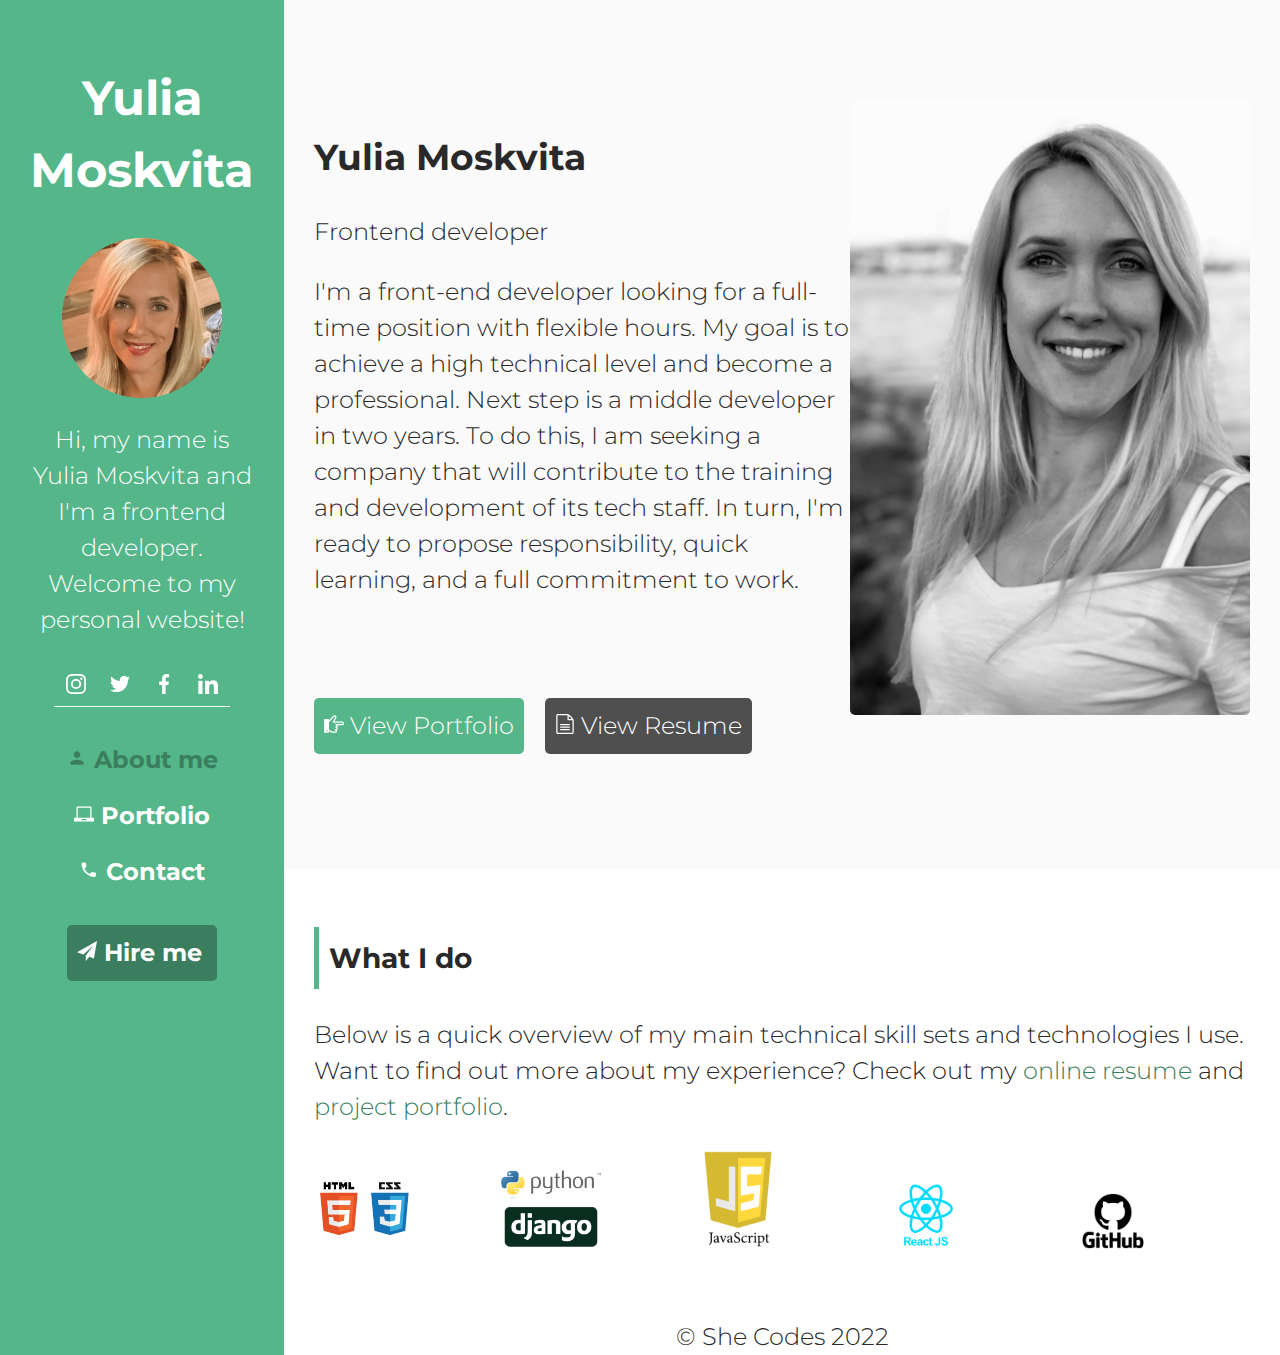
<file: index.html>
<!DOCTYPE html>
<html lang="en">
<head>
    <meta charset="UTF-8">
    <meta http-equiv="X-UA-Compatible" content="IE=edge">
    <meta name="viewport" content="width=device-width, initial-scale=1.0">
    <title>YuliaMoskvita</title>
    <link rel="stylesheet" href="styles.css">
    <link rel="preconnect" href="https://fonts.googleapis.com">
    <link rel="preconnect" href="https://fonts.gstatic.com" crossorigin>
    <link href="https://fonts.googleapis.com/css2?family=Montserrat:wght@100;500&display=swap" rel="stylesheet">
</head>
<body>
    <header>
        <input id="menu-toggle" type="checkbox" />
        <label class='menu-button-container' for="menu-toggle">
            <div class='menu-button'></div>
        </label>
        <h1>Yulia Moskvita</h1>
        <img src="images/yulia-min.png" alt="">
        <p>Hi, my name is Yulia Moskvita and I'm a frontend developer. Welcome to my personal website!</p>
        <ul class="socials">
            <li>
                <a class="socials__link" href="https://instagram.com/ymoskvita?igshid=YmMyMTA2M2Y=">
                    <svg class="socials__icon" width="44" height="44">
                        <use href="./images/icons.svg#icon-instagram"></use>
                    </svg>
                </a>
            </li>
            <li>
                <a class="socials__link" href="https://twitter.com/ymoskvita">
                    <svg class="socials__icon" width="44" height="44">
                        <use href="./images/icons.svg#icon-twitter"></use>
                    </svg>
                </a>
            </li>
            <li>
                <a class="socials__link" href="https://facebook.com">
                    <svg class="socials__icon" width="44" height="44">
                        <use href="./images/icons.svg#icon-facebook"></use>
                    </svg>
                </a>
            </li>
            <li class="socials__item">
                <a class="socials__link" href="https://www.linkedin.com/in/julia-moskvita/">
                    <svg class="socials__icon" width="44" height="44">
                        <use href="./images/icons.svg#icon-linkedin"></use>
                    </svg>
                </a>
            </li>
        </ul>
        <nav class="menu">
            <a href="index.html" class="selected">
                <svg class="socials__icon" width="44" height="44">
                    <use href="images/icons.svg#icon-person"></use>
                </svg>
                About me
            </a>
            <a href="portfolio.html">
                <svg class="socials__icon" width="44" height="44">
                    <use href="images/icons2.svg#icon-laptop"></use>
                </svg>
                Portfolio
            </a>
            <a href="contact.html">
                <svg class="socials__icon" width="44" height="44">
                    <use href="./images/icons.svg#icon-phone"></use>
                </svg>
                Contact
            </a>
        </nav>
        <a class="button-hire-me" href="contact.html">
            <svg class="socials__icon" width="44" height="44">
                <use href="./images/icons.svg#icon-send"></use>
            </svg>
            Hire me
        </a>
    </header>
    <div>
        <section class="about-me">
            <div>
                <h2>Yulia Moskvita</h2>
                <p>Frontend developer</p>
                <p class="bio">I'm a front-end developer looking for a full-time position with flexible hours. My goal is to achieve a high technical level and become a professional. Next step is a middle developer in two years. To do this, I am seeking a company that will contribute to the training and development of its tech staff. In turn, I'm ready to propose responsibility, quick learning, and a full commitment to work.</p>
                <a class="btn-view-portfolio" href="portfolio.html">
                    <svg class="socials__icon" width="44" height="44">
                        <use href="images/icons2.svg#icon-point-right"></use>
                    </svg>
                    View Portfolio
                </a>
                <a class="btn-view-resume" href="">
                    <svg class="socials__icon" width="44" height="44">
                        <use href="images/icons2.svg#icon-file-text2"></use>
                    </svg>
                    View Resume
                </a>
            </div>
            <div>
                <img src="images/photo_2022-10-11 15.51.06.jpeg" alt="">
            </div>
        </section>
        <section class="what-i-do">
            <h3>What I do</h3>
            <p>Below is a quick overview of my
            main technical skill sets and technologies I use. Want to find out more about my experience? Check out my <a class="email" href="">online resume</a>
            and <a class="email" href="portfolio.html">project portfolio</a>.
            </p>
            <ul class="skills-list">
                <li>
                    <img src="images/html.png" alt="HTML & CSS">
                </li>
                <li>
                    <img src="images/python.png" alt="Python & Django">
                </li>
                <li>
                    <img src="images/javascript_logo.png" alt="JavaScript">
                </li>
                <li>
                    <img src="images/react.png" alt="ReactJS">
                </li>
                <li>
                    <img src="images/GitHub-Logo.png" alt="GitHub">
                </li>
            </ul>
        </section>
        <footer> &copy She Codes 2022</footer>
    </div>
</body>
</html>
</file>
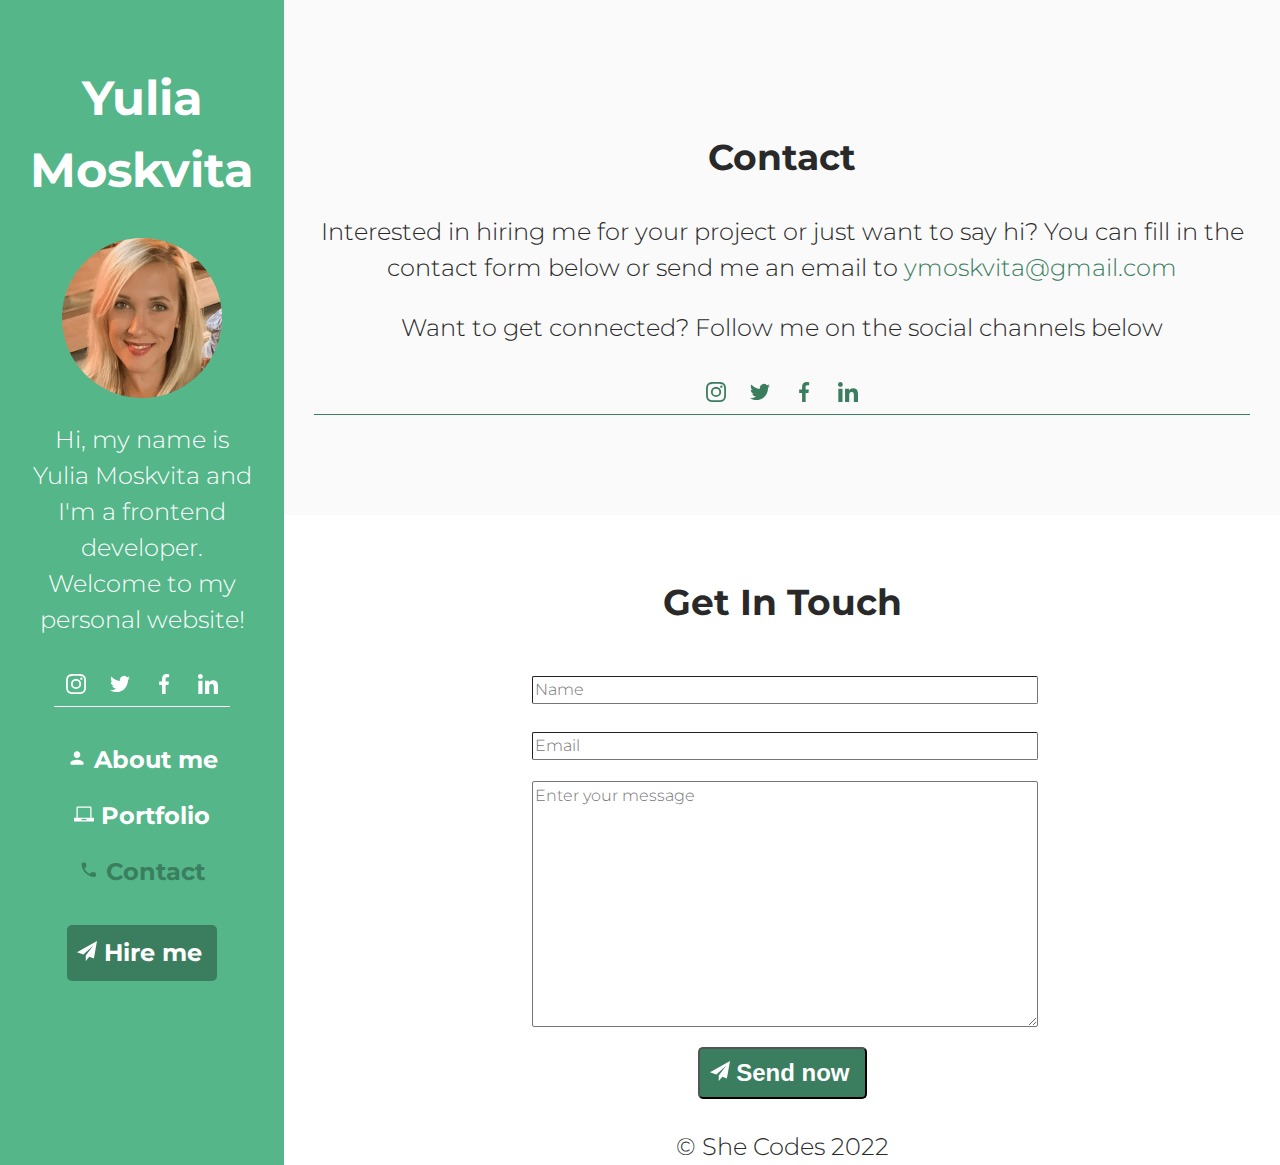
<file: contact.html>
<!DOCTYPE html>
<html lang="en">
<head>
    <meta charset="UTF-8">
    <meta http-equiv="X-UA-Compatible" content="IE=edge">
    <meta name="viewport" content="width=device-width, initial-scale=1.0">
    <title>Contact</title>
    <link rel="stylesheet" href="styles.css">
    <link rel="preconnect" href="https://fonts.googleapis.com">
    <link rel="preconnect" href="https://fonts.gstatic.com" crossorigin>
    <link href="https://fonts.googleapis.com/css2?family=Montserrat:wght@100;500&display=swap" rel="stylesheet">
</head>
<body>
    <header>
        <input id="menu-toggle" type="checkbox" />
        <label class='menu-button-container' for="menu-toggle">
            <div class='menu-button'></div>
        </label>
        <h1>Yulia Moskvita</h1>
        <img src="images/yulia-min.png" alt="">
        <p>Hi, my name is Yulia Moskvita and I'm a frontend developer. Welcome to my personal website!</p>
        <ul class="socials">
            <li class="socials__item">
                <a class="socials__link" href="">
                    <svg class="socials__icon" width="44" height="44">
                        <use href="./images/icons.svg#icon-instagram"></use>
                    </svg>
                </a>
            </li>
            <li class="socials__item">
                <a class="socials__link" href="https://twitter.com/ymoskvita">
                    <svg class="socials__icon" width="44" height="44">
                        <use href="./images/icons.svg#icon-twitter"></use>
                    </svg>
                </a>
            </li>
            <li class="socials__item">
                <a class="socials__link" href="https://facebook.com">
                    <svg class="socials__icon" width="44" height="44">
                        <use href="./images/icons.svg#icon-facebook"></use>
                    </svg>
                </a>
            </li>
            <li class="socials__item">
                <a class="socials__link" href="https://www.linkedin.com/in/julia-moskvita/">
                    <svg class="socials__icon" width="44" height="44">
                        <use href="./images/icons.svg#icon-linkedin"></use>
                    </svg>
                </a>
            </li>
        </ul>
        <nav class="menu">
            <a href="index.html" >
                <svg class="socials__icon" width="44" height="44">
                    <use href="images/icons.svg#icon-person"></use>
                </svg>
                About me
            </a>
            <a href="portfolio.html">
                <svg class="socials__icon" width="44" height="44">
                    <use href="images/icons2.svg#icon-laptop"></use>
                </svg>
                Portfolio
            </a>
            <a href="contact.html" class="selected">
                <svg class="socials__icon" width="44" height="44">
                    <use href="./images/icons.svg#icon-phone"></use>
                </svg>
                Contact
            </a>
        </nav>
        <a class="button-hire-me" href="contact.html">
            <svg class="socials__icon" width="44" height="44">
                <use href="./images/icons.svg#icon-send"></use>
            </svg>
            Hire me
        </a>
    </header>
    <div>
        <section class="about-me-portfolio">
            <h2>Contact</h2>
            <p>Interested in hiring me for your project or just want to say hi? You can fill in the contact form below or send me an
            email to
            <a class="email" href="mailto:ymoskvita@gmail.com">ymoskvita@gmail.com</a></p>
            <p>Want to get connected? Follow me on the social channels below</p>
            <ul class="socials-contact">
                <li class="socials__item">
                    <a class="socials__link-contact" href="https://instagram.com/ymoskvita?igshid=YmMyMTA2M2Y=">
                        <svg class="socials__icon" width="44" height="44">
                            <use href="./images/icons.svg#icon-instagram"></use>
                        </svg>
                    </a>
                </li>
                <li class="socials__item">
                    <a class="socials__link-contact" href="">
                        <svg class="socials__icon" width="44" height="44">
                            <use href="./images/icons.svg#icon-twitter"></use>
                        </svg>
                    </a>
                </li>
                <li class="socials__item">
                    <a class="socials__link-contact" href="">
                        <svg class="socials__icon" width="44" height="44">
                            <use href="./images/icons.svg#icon-facebook"></use>
                        </svg>
                    </a>
                </li>
                <li class="socials__item">
                    <a class="socials__link-contact" href="">
                        <svg class="socials__icon" width="44" height="44">
                            <use href="./images/icons.svg#icon-linkedin"></use>
                        </svg>
                    </a>
                </li>
            </ul>
        </section>
        <section class="contact-form">
            <h2>Get In Touch</h2>
            <form action="https://formspree.io/f/xnqrzzbg" method="post">
                <div class="form-item">
                    <label for="name"></label>
                    <input type="text" id="name" name="name" placeholder="Name" />
                </div>
                <div class="form-item">
                    <label for="mail"></label>
                    <input type="email" id="mail" name="email" placeholder="Email" />
                </div>
                <div class="form-item">
                    <label for="message"></label>
                    <textarea name="message" id="message" cols="30" rows="10" placeholder="Enter your message"></textarea>
                </div>
                <button type="submit" class="button-hire-me show">
                    <svg class="socials__icon" width="44" height="44">
                        <use href="./images/icons.svg#icon-send"></use>
                    </svg>
                    Send now
                </button>
            </form>
        </section>
        <footer> &copy She Codes 2022</footer>
    </div>
</body>
</html>
</file>
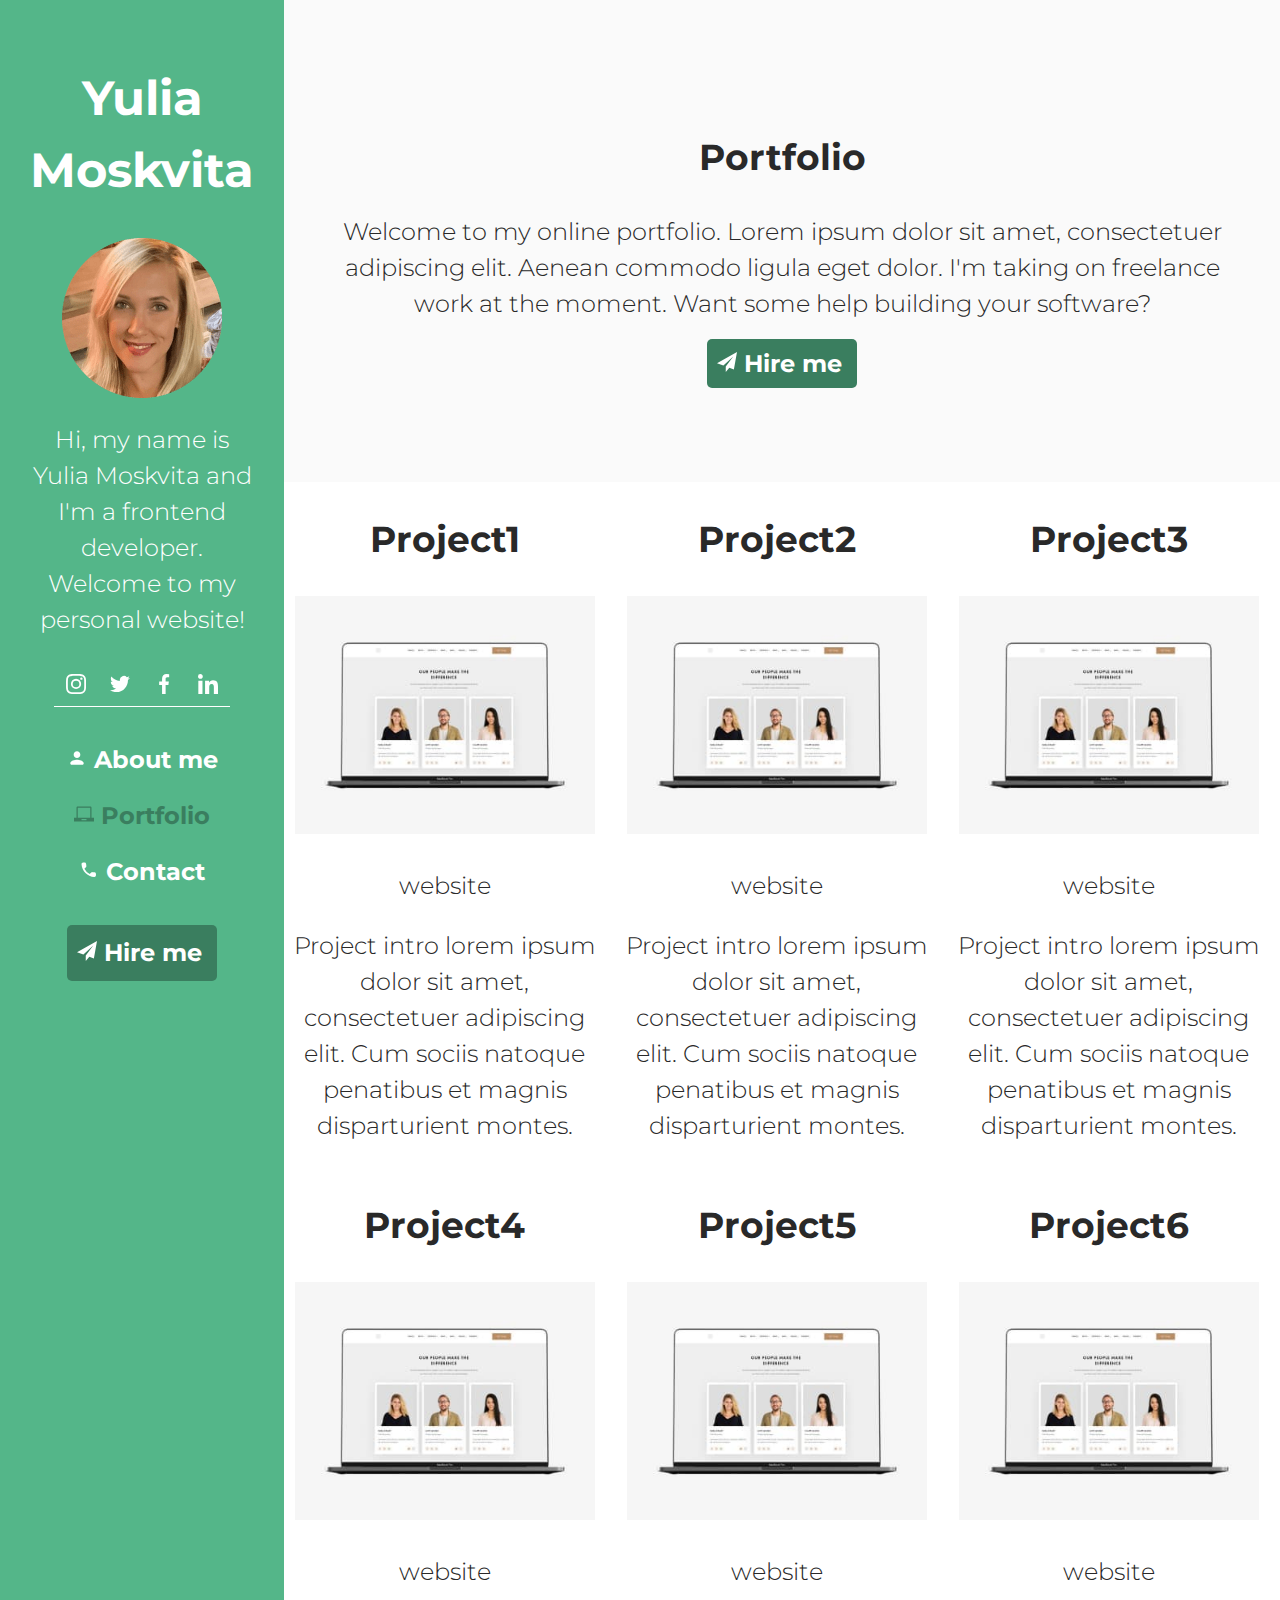
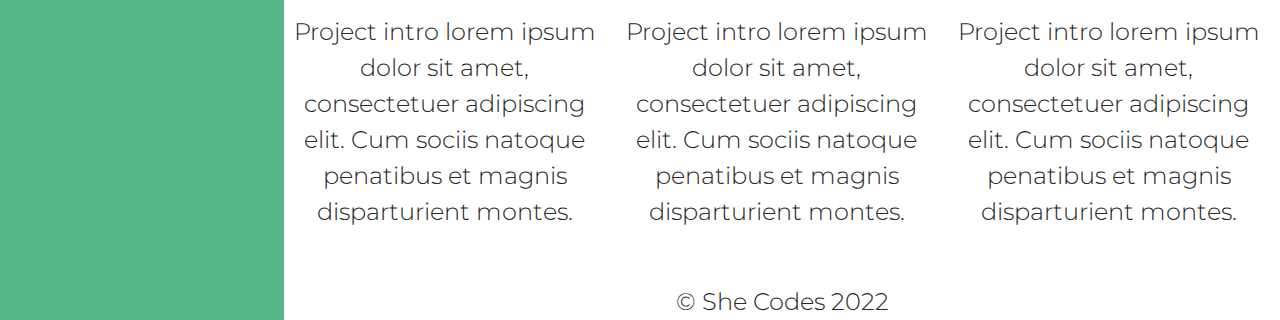
<file: portfolio.html>
<!DOCTYPE html>
<html lang="en">
<head>
    <meta charset="UTF-8">
    <meta http-equiv="X-UA-Compatible" content="IE=edge">
    <meta name="viewport" content="width=device-width, initial-scale=1.0">
    <title>Portfolio</title>
    <link rel="stylesheet" href="styles.css">
    <link rel="preconnect" href="https://fonts.googleapis.com">
    <link rel="preconnect" href="https://fonts.gstatic.com" crossorigin>
    <link href="https://fonts.googleapis.com/css2?family=Montserrat:wght@100;500&display=swap" rel="stylesheet">
</head>
<body>
    <header>
        <input id="menu-toggle" type="checkbox" />
        <label class='menu-button-container' for="menu-toggle">
            <div class='menu-button'></div>
        </label>
        <h1>Yulia Moskvita</h1>
        <img src="images/yulia-min.png" alt="">
        <p>Hi, my name is Yulia Moskvita and I'm a frontend developer. Welcome to my personal website!</p>
        <ul class="socials">
            <li class="socials__item">
                <a class="socials__link" href="">
                    <svg class="socials__icon" width="44" height="44">
                        <use href="./images/icons.svg#icon-instagram"></use>
                    </svg>
                </a>
            </li>
            <li class="socials__item">
                <a class="socials__link" href="">
                    <svg class="socials__icon" width="44" height="44">
                        <use href="./images/icons.svg#icon-twitter"></use>
                    </svg>
                </a>
            </li>
            <li class="socials__item">
                <a class="socials__link" href="">
                    <svg class="socials__icon" width="44" height="44">
                        <use href="./images/icons.svg#icon-facebook"></use>
                    </svg>
                </a>
            </li>
            <li class="socials__item">
                <a class="socials__link" href="">
                    <svg class="socials__icon" width="44" height="44">
                        <use href="./images/icons.svg#icon-linkedin"></use>
                    </svg>
                </a>
            </li>
        </ul>
        <nav class="menu">
            <a href="index.html">
                <svg class="socials__icon" width="44" height="44">
                    <use href="images/icons.svg#icon-person"></use>
                </svg>
                About me
            </a>
            <a href="portfolio.html" class="selected">
                <svg class="socials__icon" width="44" height="44">
                    <use href="images/icons2.svg#icon-laptop"></use>
                </svg>
                Portfolio
            </a>
            <a href="contact.html">
                <svg class="socials__icon" width="44" height="44">
                    <use href="./images/icons.svg#icon-phone"></use>
                </svg>
                Contact
            </a>
        </nav>
        <a class="button-hire-me" href="contact.html">
            <svg class="socials__icon" width="44" height="44">
                <use href="./images/icons.svg#icon-send"></use>
            </svg>
            Hire me
        </a>
    </header>
    <div>
        <section class="about-me-portfolio">
            <h2>Portfolio</h2>
            <p>Welcome to my online portfolio. Lorem ipsum dolor sit amet, consectetuer adipiscing elit. Aenean commodo ligula eget
            dolor. I'm taking on freelance work at the moment. Want some help building your software?
            </p>
            <a class="button-hire-me" href="contact.html">
                <svg class="socials__icon" width="44" height="44">
                    <use href="./images/icons.svg#icon-send"></use>
                </svg>
                Hire me
            </a>
        </section>
        <section>
            <ul class="project">
                <li>
                    <h2>Project1</h2>
                    <a href="" >
                        <img src="images/tehnokryak.jpg" alt="" width="370">
                        <p class="project__type">website</p>
                        <p class="project__description">
                            Project intro lorem ipsum dolor sit amet, consectetuer adipiscing elit. Cum sociis natoque penatibus et magnis disparturient montes.
                        </p>
                    </a>
                </li>
                <li>
                    <h2>Project2</h2>
                    <a href="" >
                        <img src="images/tehnokryak.jpg" alt="" width="370">
                        <p class="project__type">website</p>
                        <p class="project__description">
                            Project intro lorem ipsum dolor sit amet, consectetuer adipiscing elit. Cum sociis natoque penatibus et
                            magnis disparturient montes.
                        </p>
                    </a>
                </li>
                <li>
                    <h2>Project3</h2>
                    <a href="" >
                        <img src="images/tehnokryak.jpg" alt="" width="370">
                        <p class="project__type">website</p>
                        <p class="project__description">
                            Project intro lorem ipsum dolor sit amet, consectetuer adipiscing elit. Cum sociis natoque penatibus et
                            magnis disparturient montes.
                        </p>
                    </a>
                </li>
                <li>
                    <h2>Project4</h2>
                    <a href="" >
                        <img src="images/tehnokryak.jpg" alt="" width="370">
                        <p class="project__type">website</p>
                        <p class="project__description">
                            Project intro lorem ipsum dolor sit amet, consectetuer adipiscing elit. Cum sociis natoque penatibus et
                            magnis disparturient montes.
                        </p>
                    </a>
                </li>
                <li>
                    <h2>Project5</h2>
                    <a href="" >
                        <img src="images/tehnokryak.jpg" alt="" width="370">
                        <p class="project__type">website</p>
                        <p class="project__description">
                            Project intro lorem ipsum dolor sit amet, consectetuer adipiscing elit. Cum sociis natoque penatibus et
                            magnis disparturient montes.
                        </p>
                    </a>
                </li>
                <li>
                    <h2>Project6</h2>
                    <a href="" >
                        <img src="images/tehnokryak.jpg" alt="" width="370">
                        <p class="project__type">website</p>
                        <p class="project__description">
                            Project intro lorem ipsum dolor sit amet, consectetuer adipiscing elit. Cum sociis natoque penatibus et
                            magnis disparturient montes.
                        </p>
                    </a>
                </li>
            </ul>
        </section>
        <footer> &copy She Codes 2022</footer>
    </div>
</body>
</html>
</file>
<file: styles.css>
body,
textarea,
input {
  font-family: 'Montserrat', sans-serif;
  font-size: 1rem;
  font-weight: 300;
  line-height: 1.5;
  margin: 0;
  color: #292929;
  background-color: #fff;
}

header {
  background-color: #54b689;
  color: #fff;
  padding: 30px;
  flex-basis: min-content;
}

h1,
header p {
  text-align: center;
}

ul {
  padding: 0;
  margin: 0;
  list-style: none;
}
a {
  text-decoration: none;
  color: inherit;
  cursor: pointer;
}

nav {
  display: flex;
  flex-direction: column;
  align-items: center;
  padding: 25px;
}
nav a {
  color: #fff;
  padding: 10px 0;
  font-weight: bold;
}
nav a:hover {
  text-decoration: underline;
}
.selected {
  color: #3a7e5f;
}
.button-hire-me {
  background-color: #3a7e5f;
  border-radius: 5px;
  padding: 10px 15px 10px 10px;
  color: #fff;
  font-weight: bold;
  cursor: pointer;
  font-size: inherit;
}

.about-me {
  background-color: #fafafa;
  display: flex;
  padding: 100px 30px;
}
.about-me img {
  border-radius: 5px;
}
.about-me-portfolio {
  background-color: #fafafa;
  padding: 100px 30px;
  text-align: center;
}

.bio {
  margin-bottom: 100px;
}
.btn-view-portfolio {
  background-color: #54b689;
  border-radius: 5px;
  padding: 10px;
  color: #fff;
  margin-right: 15px;
}
.btn-view-resume {
  background-color: #4f4f4f;
  border-radius: 5px;
  padding: 10px;
  color: #fff;
}
.btn-view-portfolio:hover,
.btn-view-resume:hover,
.button-hire-me:hover {
  box-shadow: 0px 3px 1px rgba(0, 0, 0, 0.1), 0px 1px 2px rgba(0, 0, 0, 0.08),
    0px 2px 2px rgba(0, 0, 0, 0.12);
}

.what-i-do {
  padding: 30px;
}
.what-i-do h3 {
  padding: 10px;
  border-left: 5px solid #54b689;
}

.skills-list,
.project {
  display: flex;
  flex-wrap: wrap;
  padding: 0;
  align-items: baseline;
}
.skills-list li {
  width: calc(100% / 3 - 10px);
  margin-right: 10px;
}
.skills-list img {
  width: 100px;
  transition: width 1s;
}
.skills-list img:hover {
  width: 115px;
}

.project li {
  text-align: center;
}

.socials,
.socials-contact {
  display: flex;
  justify-content: center;
  align-items: center;
  border-bottom: 1px solid;
}
.socials__link,
.socials__link-contact {
  display: flex;
  align-items: center;
  justify-content: center;
  width: 44px;
  height: 44px;
  border-radius: 50%;
}
.socials__link:hover,
.socials__link:focus,
.socials__link-contact:hover,
.socials__link-contact:focus {
  background-color: #3a7e5f;
}
.socials__link-contact:hover,
.socials__link-contact:focus {
  color: #fff;
}
.socials__link-contact,
.email {
  color: #3a7e5f;
}
.socials-contact {
  border-bottom: 1px solid #3a7e5f;
}
.socials__icon {
  width: 20px;
  height: 20px;
  justify-content: center;
  align-items: center;
  fill: currentColor;
}
/* ------------------------------ */

.contact-form,
.contact-form form {
  display: flex;
  flex-direction: column;
  align-items: center;
}
.form-item {
  margin: 10px 0;
  width: 100%;
}
textarea,
input {
  font-family: inherit;
  border-width: 1px;
  border-radius: 2px;
  width: 100%;
}
.contact-form h2 {
  padding-top: 30px;
}
footer {
  text-align: center;
  margin-top: 30px;
}
/* =============================== */
.menu-button-container {
  display: none;
  height: 100%;
  width: 30px;
  cursor: pointer;
  flex-direction: column;
  justify-content: center;
  align-items: center;
}

#menu-toggle {
  display: none;
}
.menu-button,
.menu-button::before,
.menu-button::after {
  display: block;
  background-color: #fff;
  position: absolute;
  height: 4px;
  width: 30px;
  transition: transform 400ms cubic-bezier(0.23, 1, 0.32, 1);
  border-radius: 2px;
}
.menu-button::before {
  content: '';
  margin-top: -8px;
}
.menu-button::after {
  content: '';
  margin-top: 8px;
}
#menu-toggle:checked + .menu-button-container .menu-button::before {
  margin-top: 0px;
  transform: rotate(405deg);
}

#menu-toggle:checked + .menu-button-container .menu-button {
  background: rgba(255, 255, 255, 0);
}

#menu-toggle:checked + .menu-button-container .menu-button::after {
  margin-top: 0px;
  transform: rotate(-405deg);
}

@media (max-width: 599px) {
  header h1,
  header img,
  header p,
  .socials,
  .button-hire-me {
    display: none;
  }
  nav {
    padding: 0;
  }
  nav a {
    padding: 10px;
  }
  h2 {
    margin: 0;
  }
  .about-me,
  .about-me-portfolio {
    padding: 50px 30px;
  }
  .bio {
    margin-bottom: 30px;
  }
  .btn-view-portfolio,
  .btn-view-resume {
    display: block;
    width: 75%;
    margin-bottom: 15px;
  }
  .about-me img {
    max-width: 150px;
  }
  .project img {
    max-width: 400px;
  }
  /* _____________________________ */
  .menu-button-container {
    display: flex;
  }
  .menu {
    position: absolute;
    top: 0;
    margin-top: 60px;
    left: 0;
    flex-direction: column;
    width: 100%;
    justify-content: center;
    align-items: center;
  }
  #menu-toggle ~ .menu a {
    height: 0;
    margin: 0;
    padding: 0;
    border: 0;
    transition: height 400ms cubic-bezier(0.23, 1, 0.32, 1);
  }
  #menu-toggle:checked ~ .menu a {
    height: 2.5em;
    padding: 0.5em;
    transition: height 400ms cubic-bezier(0.23, 1, 0.32, 1);
  }
  .menu > a {
    display: flex;
    justify-content: center;
    margin: 0;
    padding: 0.5em 0;
    width: 100%;
    color: #fafafa;
    background-color: #54b689;
  }
}
@media (min-width: 600px) {
  body {
    display: flex;
  }
  header {
    display: flex;
    flex-direction: column;
    align-items: center;
  }
  .about-me img {
    max-width: 200px;
  }
  .btn-view-portfolio,
  .btn-view-resume {
    display: inline-block;
    margin-bottom: 15px;
  }
  .project li {
    width: calc(100% / 2 - 10px);
    margin-right: 10px;
  }
  .project img {
    max-width: 300px;
  }
}
@media (min-width: 1024px) {
  body {
    font-size: 1.5rem;
  }
  .about-me img {
    max-width: 400px;
  }
  .skills-list {
    flex-wrap: nowrap;
  }
  .project li {
    width: calc(100% / 3 - 10px);
    margin-right: 10px;
  }
  form {
    width: 500px;
  }
}
.show {
  display: block;
}
</file>
